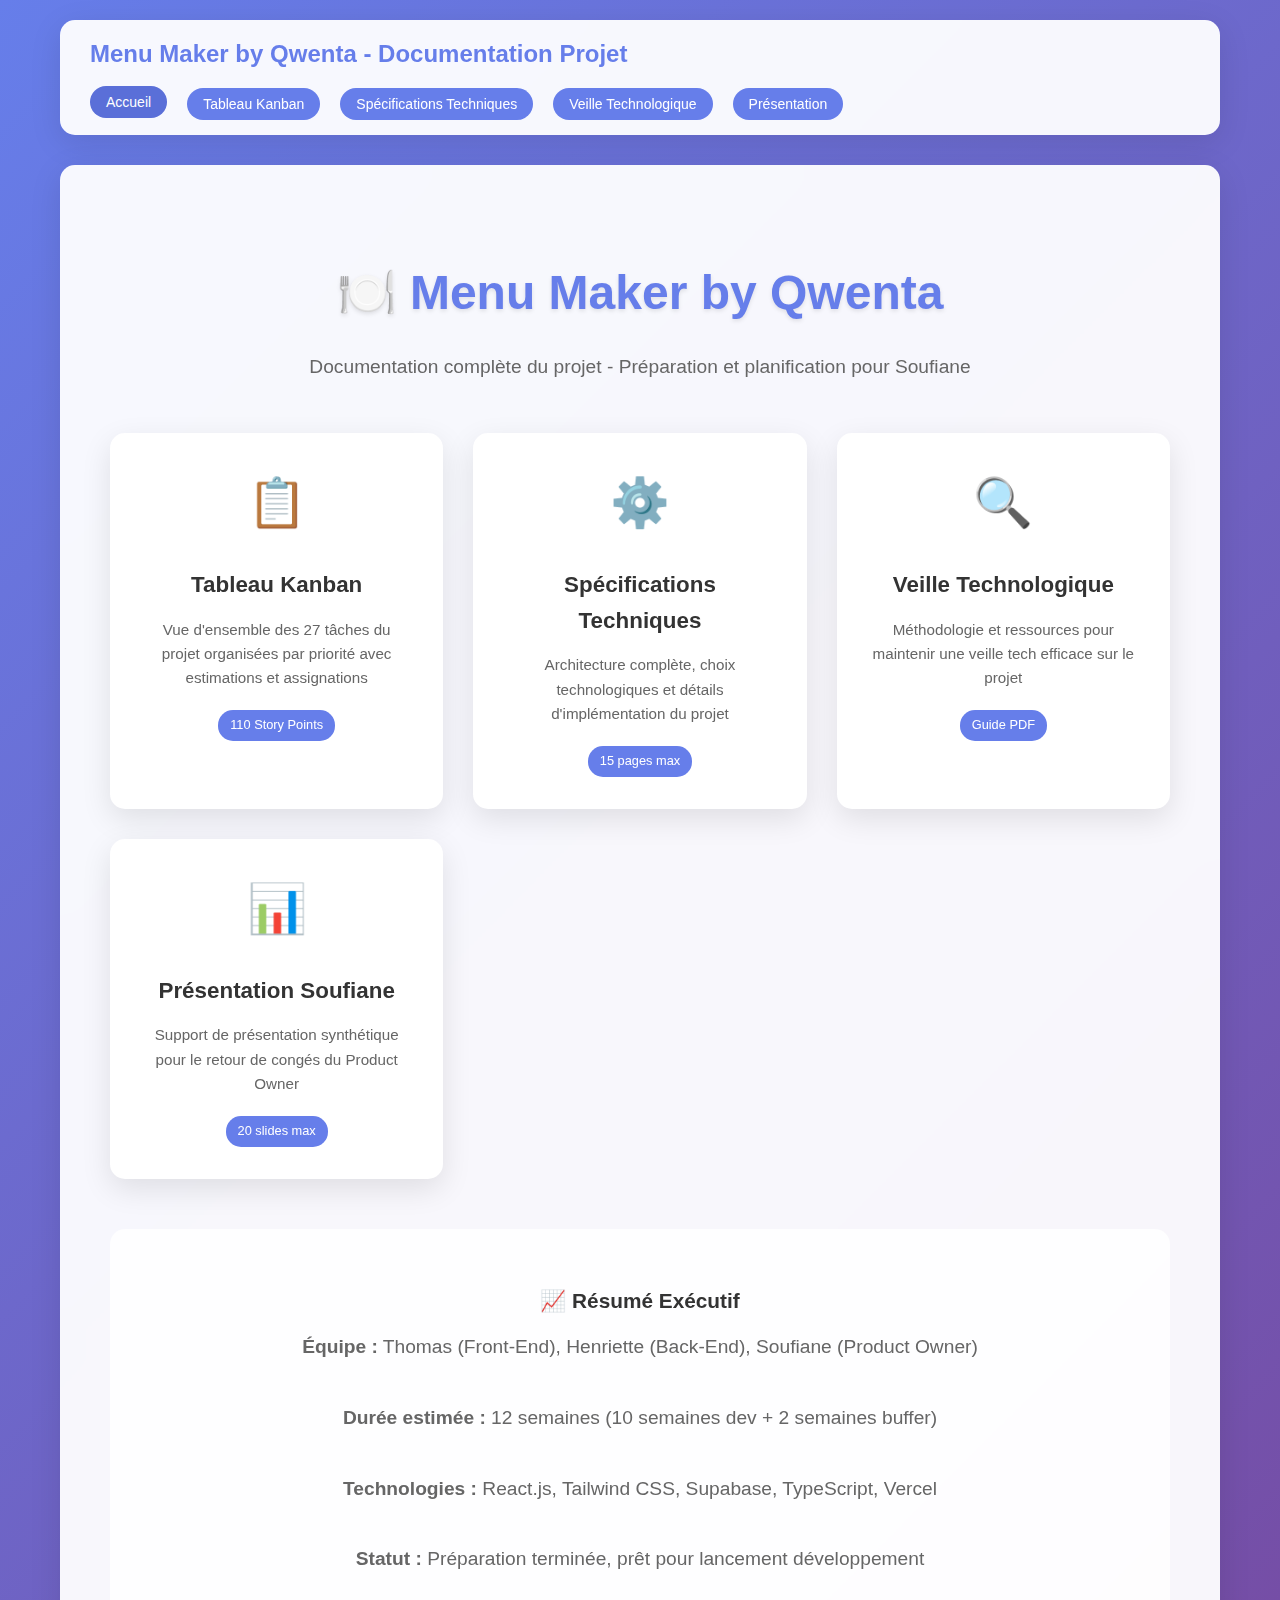
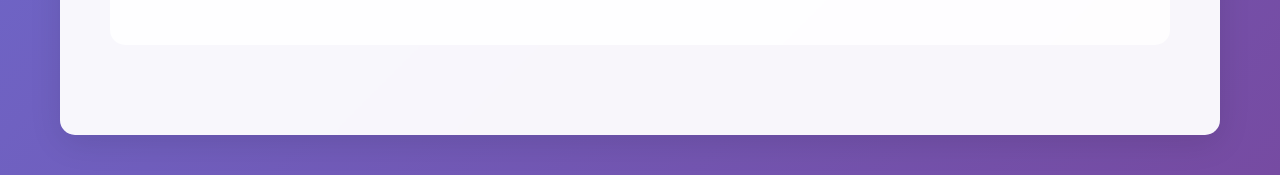
<file: index.html>
<!DOCTYPE html>
<html lang="fr">
<head>
    <meta charset="UTF-8">
    <meta name="viewport" content="width=device-width, initial-scale=1.0">
    <title>Menu Maker by Qwenta - Documentation Projet</title>
    <link rel="stylesheet" href="styles.css">
</head>
<body>
    <div class="container">
        <!-- Navigation -->
        <nav class="nav">
            <div class="nav-brand">Menu Maker by Qwenta - Documentation Projet</div>
            <div class="nav-links">
                <button class="nav-link active" data-section="home">Accueil</button>
                <button class="nav-link" data-section="kanban">Tableau Kanban</button>
                <button class="nav-link" data-section="specs">Spécifications Techniques</button>
                <button class="nav-link" data-section="veille">Veille Technologique</button>
                <button class="nav-link" data-section="presentation">Présentation</button>
            </div>
        </nav>

        <!-- Accueil -->
        <section id="home" class="section active">
            <div class="home-hero">
                <h1>🍽️ Menu Maker by Qwenta</h1>
                <p>Documentation complète du projet - Préparation et planification pour Soufiane</p>
                
                <div class="menu-grid">
                    <div class="menu-card" data-section="kanban">
                        <span class="menu-icon">📋</span>
                        <h3>Tableau Kanban</h3>
                        <p>Vue d'ensemble des 27 tâches du projet organisées par priorité avec estimations et assignations</p>
                        <span class="menu-badge">110 Story Points</span>
                    </div>
                    
                    <div class="menu-card" data-section="specs">
                        <span class="menu-icon">⚙️</span>
                        <h3>Spécifications Techniques</h3>
                        <p>Architecture complète, choix technologiques et détails d'implémentation du projet</p>
                        <span class="menu-badge">15 pages max</span>
                    </div>
                    
                    <div class="menu-card" data-section="veille">
                        <span class="menu-icon">🔍</span>
                        <h3>Veille Technologique</h3>
                        <p>Méthodologie et ressources pour maintenir une veille tech efficace sur le projet</p>
                        <span class="menu-badge">Guide PDF</span>
                    </div>
                    
                    <div class="menu-card" data-section="presentation">
                        <span class="menu-icon">📊</span>
                        <h3>Présentation Soufiane</h3>
                        <p>Support de présentation synthétique pour le retour de congés du Product Owner</p>
                        <span class="menu-badge">20 slides max</span>
                    </div>
                </div>
                
                <div class="executive-summary">
                    <h3>📈 Résumé Exécutif</h3>
                    <p><strong>Équipe :</strong> Thomas (Front-End), Henriette (Back-End), Soufiane (Product Owner)</p>
                    <p><strong>Durée estimée :</strong> 12 semaines (10 semaines dev + 2 semaines buffer)</p>
                    <p><strong>Technologies :</strong> React.js, Tailwind CSS, Supabase, TypeScript, Vercel</p>
                    <p><strong>Statut :</strong> Préparation terminée, prêt pour lancement développement</p>
                </div>
            </div>
        </section>

        <!-- Tableau Kanban -->
        <section id="kanban" class="section">
            <h2>📋 Tableau Kanban du Projet</h2>
            
            <div class="project-stats-kanban">
                <div class="stat-item-kanban">
                    <span class="stat-number-kanban">27</span>
                    <span>Tâches totales</span>
                </div>
                <div class="stat-item-kanban">
                    <span class="stat-number-kanban">110</span>
                    <span>Story Points</span>
                </div>
                <div class="stat-item-kanban">
                    <span class="stat-number-kanban">3</span>
                    <span>Équipe</span>
                </div>
                <div class="stat-item-kanban">
                    <span class="stat-number-kanban">12</span>
                    <span>Semaines estimées</span>
                </div>
            </div>

            <div class="filter-controls">
                <span>Filtrer par :</span>
                <button class="filter-btn active" onclick="filterCards('all')">Toutes</button>
                <button class="filter-btn" onclick="filterCards('p1')">P1</button>
                <button class="filter-btn" onclick="filterCards('p2')">P2</button>
                <button class="filter-btn" onclick="filterCards('p3')">P3</button>
                <button class="filter-btn" onclick="filterCards('front')">Front-End</button>
                <button class="filter-btn" onclick="filterCards('back')">Back-End</button>
            </div>

            <div class="kanban-board-full">
                <!-- Colonne À faire -->
                <div class="column-kanban">
                    <div class="column-header">
                        <div class="column-title">
                            📋 À faire
                        </div>
                        <div class="column-count">27</div>
                    </div>

                    <!-- Landing non connectée -->
                    <div class="card-kanban" data-priority="p1" data-type="front">
                        <div class="card-title-kanban">Landing non connectée</div>
                        <div class="card-meta">
                            <span class="story-points">5 pts</span>
                            <span class="assignee">Thomas</span>
                            <span class="epic">Landing</span>
                            <span class="priority p1">P1</span>
                        </div>
                        <div class="card-description">
                            Intégrer le design complet de la page d'accueil avec les 3 sections obligatoires selon les critères de succès de la user story
                        </div>
                        <div class="tech-stack">
                            <span class="tech-tag">React.js</span>
                            <span class="tech-tag">Tailwind CSS</span>
                            <span class="tech-tag">Supabase</span>
                        </div>
                    </div>

                    <!-- Modale de connexion -->
                    <div class="card-kanban" data-priority="p1" data-type="front">
                        <div class="card-title-kanban">Développer la modale de connexion</div>
                        <div class="card-meta">
                            <span class="story-points">5 pts</span>
                            <span class="assignee">Thomas</span>
                            <span class="epic">Connexion</span>
                            <span class="priority p1">P1</span>
                        </div>
                        <div class="card-description">
                            Créer la modale de connexion avec validation email et système d'authentification magique selon spécifications
                        </div>
                        <div class="tech-stack">
                            <span class="tech-tag">React Modal</span>
                            <span class="tech-tag">React Hook Form</span>
                            <span class="tech-tag">Supabase Auth</span>
                        </div>
                    </div>

                    <!-- Interface gestion des catégories -->
                    <div class="card-kanban" data-priority="p1" data-type="front">
                        <div class="card-title-kanban">Interface gestion des catégories de plats</div>
                        <div class="card-meta">
                            <span class="story-points">5 pts</span>
                            <span class="assignee">Thomas</span>
                            <span class="epic">Création de menu</span>
                            <span class="priority p1">P1</span>
                        </div>
                        <div class="card-description">
                            Développer l'interface pour créer et gérer les catégories de menu avec modale dédiée selon user story
                        </div>
                        <div class="tech-stack">
                            <span class="tech-tag">React.js</span>
                            <span class="tech-tag">React DnD</span>
                            <span class="tech-tag">Zustand</span>
                        </div>
                    </div>

                    <!-- Formulaire de création de plats -->
                    <div class="card-kanban" data-priority="p1" data-type="front">
                        <div class="card-title-kanban">Formulaire de création de plats</div>
                        <div class="card-meta">
                            <span class="story-points">8 pts</span>
                            <span class="assignee">Thomas</span>
                            <span class="epic">Création de menu</span>
                            <span class="priority p1">P1</span>
                        </div>
                        <div class="card-description">
                            Créer la modale complète pour saisir les plats d'une catégorie avec toutes les fonctionnalités requises
                        </div>
                        <div class="tech-stack">
                            <span class="tech-tag">React Hook Form</span>
                            <span class="tech-tag">Supabase Storage</span>
                            <span class="tech-tag">Zod</span>
                        </div>
                    </div>

                    <!-- Interface personnalisation design -->
                    <div class="card-kanban" data-priority="p1" data-type="front">
                        <div class="card-title-kanban">Interface personnalisation design menu</div>
                        <div class="card-meta">
                            <span class="story-points">8 pts</span>
                            <span class="assignee">Thomas</span>
                            <span class="epic">Création de menu</span>
                            <span class="priority p1">P1</span>
                        </div>
                        <div class="card-description">
                            Développer le panneau de personnalisation avec preview temps réel selon critères user story
                        </div>
                        <div class="tech-stack">
                            <span class="tech-tag">React.js</span>
                            <span class="tech-tag">Tailwind CSS</span>
                            <span class="tech-tag">CSS Variables</span>
                        </div>
                    </div>

                    <!-- Générateur d'export PDF -->
                    <div class="card-kanban" data-priority="p1" data-type="front">
                        <div class="card-title-kanban">Générateur d'export PDF</div>
                        <div class="card-meta">
                            <span class="story-points">8 pts</span>
                            <span class="assignee">Thomas</span>
                            <span class="epic">Création de menu</span>
                            <span class="priority p1">P1</span>
                        </div>
                        <div class="card-description">
                            Implémenter la génération PDF en un clic avec respect de la personnalisation utilisateur
                        </div>
                        <div class="tech-stack">
                            <span class="tech-tag">React-PDF</span>
                            <span class="tech-tag">Canvas API</span>
                        </div>
                    </div>

                    <!-- Interface gestion menus précédents -->
                    <div class="card-kanban" data-priority="p1" data-type="front">
                        <div class="card-title-kanban">Interface gestion menus précédents</div>
                        <div class="card-meta">
                            <span class="story-points">6 pts</span>
                            <span class="assignee">Thomas</span>
                            <span class="epic">Back Office</span>
                            <span class="priority p1">P1</span>
                        </div>
                        <div class="card-description">
                            Créer la page "Mes menus" avec toutes les fonctionnalités de gestion selon user story
                        </div>
                        <div class="tech-stack">
                            <span class="tech-tag">React Query</span>
                            <span class="tech-tag">React Router</span>
                        </div>
                    </div>

                    <!-- Système d'authentification par email -->
                    <div class="card-kanban" data-priority="p1" data-type="back">
                        <div class="card-title-kanban">Système d'authentification par email</div>
                        <div class="card-meta">
                            <span class="story-points">6 pts</span>
                            <span class="assignee">Henriette</span>
                            <span class="epic">Connexion</span>
                            <span class="priority p1">P1</span>
                        </div>
                        <div class="card-description">
                            Implémenter le système d'authentification automatique par email magique selon spécifications
                        </div>
                        <div class="tech-stack">
                            <span class="tech-tag">TypeScript</span>
                            <span class="tech-tag">Supabase Auth</span>
                            <span class="tech-tag">JWT</span>
                        </div>
                    </div>

                    <!-- API création et stockage des plats -->
                    <div class="card-kanban" data-priority="p1" data-type="back">
                        <div class="card-title-kanban">API création et stockage des plats</div>
                        <div class="card-meta">
                            <span class="story-points">6 pts</span>
                            <span class="assignee">Henriette</span>
                            <span class="epic">Création de menu</span>
                            <span class="priority p1">P1</span>
                        </div>
                        <div class="card-description">
                            Implémenter l'API complète pour gestion plats avec stockage optimisé des images
                        </div>
                        <div class="tech-stack">
                            <span class="tech-tag">PostgreSQL</span>
                            <span class="tech-tag">Supabase Storage</span>
                            <span class="tech-tag">TypeScript</span>
                        </div>
                    </div>

                    <!-- API préférences de personnalisation -->
                    <div class="card-kanban" data-priority="p1" data-type="back">
                        <div class="card-title-kanban">API préférences de personnalisation</div>
                        <div class="card-meta">
                            <span class="story-points">3 pts</span>
                            <span class="assignee">Henriette</span>
                            <span class="epic">Création de menu</span>
                            <span class="priority p1">P1</span>
                        </div>
                        <div class="card-description">
                            Créer l'API pour sauvegarde et récupération préférences design par utilisateur
                        </div>
                        <div class="tech-stack">
                            <span class="tech-tag">PostgreSQL JSON</span>
                            <span class="tech-tag">Row Level Security</span>
                        </div>
                    </div>

                    <!-- Intégration back-office impression -->
                    <div class="card-kanban" data-priority="p1" data-type="back">
                        <div class="card-title-kanban">Intégration back-office impression Qwenta</div>
                        <div class="card-meta">
                            <span class="story-points">5 pts</span>
                            <span class="assignee">Henriette</span>
                            <span class="epic">Back Office</span>
                            <span class="priority p1">P1</span>
                        </div>
                        <div class="card-description">
                            Développer l'intégration avec le back-office Qwenta pour commandes d'impression
                        </div>
                        <div class="tech-stack">
                            <span class="tech-tag">Node.js</span>
                            <span class="tech-tag">APIs externes</span>
                            <span class="tech-tag">HTTPS</span>
                        </div>
                    </div>

                    <!-- API historique et gestion des menus -->
                    <div class="card-kanban" data-priority="p1" data-type="back">
                        <div class="card-title-kanban">API historique et gestion des menus</div>
                        <div class="card-meta">
                            <span class="story-points">4 pts</span>
                            <span class="assignee">Henriette</span>
                            <span class="epic">Back Office</span>
                            <span class="priority p1">P1</span>
                        </div>
                        <div class="card-description">
                            Créer l'API complète pour gestion historique avec métadonnées et actions CRUD
                        </div>
                        <div class="tech-stack">
                            <span class="tech-tag">PostgreSQL</span>
                            <span class="tech-tag">Supabase</span>
                            <span class="tech-tag">Pagination</span>
                        </div>
                    </div>

                    <!-- Interface mentions légales -->
                    <div class="card-kanban" data-priority="p2" data-type="front">
                        <div class="card-title-kanban">Interface mentions légales et footer</div>
                        <div class="card-meta">
                            <span class="story-points">3 pts</span>
                            <span class="assignee">Thomas</span>
                            <span class="epic">Landing</span>
                            <span class="priority p2">P2</span>
                        </div>
                        <div class="card-description">
                            Implémenter la modale mentions légales accessible depuis toutes les pages
                        </div>
                        <div class="tech-stack">
                            <span class="tech-tag">React Modal</span>
                            <span class="tech-tag">Layout global</span>
                        </div>
                    </div>

                    <!-- Dashboard principal -->
                    <div class="card-kanban" data-priority="p2" data-type="front">
                        <div class="card-title-kanban">Dashboard principal avec articles blog</div>
                        <div class="card-meta">
                            <span class="story-points">6 pts</span>
                            <span class="assignee">Thomas</span>
                            <span class="epic">Dashboard</span>
                            <span class="priority p2">P2</span>
                        </div>
                        <div class="card-description">
                            Créer le dashboard principal regroupant toutes les actions et articles blog Qwenta
                        </div>
                        <div class="tech-stack">
                            <span class="tech-tag">React Query</span>
                            <span class="tech-tag">API blog Qwenta</span>
                        </div>
                    </div>

                    <!-- Interface page tarifs -->
                    <div class="card-kanban" data-priority="p2" data-type="front">
                        <div class="card-title-kanban">Interface page tarifs</div>
                        <div class="card-meta">
                            <span class="story-points">1 pts</span>
                            <span class="assignee">Thomas</span>
                            <span class="epic">Landing</span>
                            <span class="priority p2">P2</span>
                        </div>
                        <div class="card-description">
                            Implémenter l'onglet Tarifs avec redirection vers la page Qwenta dédiée MenuMaker
                        </div>
                        <div class="tech-stack">
                            <span class="tech-tag">React Router</span>
                            <span class="tech-tag">target="_blank"</span>
                        </div>
                    </div>

                    <!-- Interface de déconnexion -->
                    <div class="card-kanban" data-priority="p2" data-type="front">
                        <div class="card-title-kanban">Interface de déconnexion globale</div>
                        <div class="card-meta">
                            <span class="story-points">2 pts</span>
                            <span class="assignee">Thomas</span>
                            <span class="epic">Connexion</span>
                            <span class="priority p2">P2</span>
                        </div>
                        <div class="card-description">
                            Implémenter la possibilité de déconnexion depuis n'importe quelle page connectée
                        </div>
                        <div class="tech-stack">
                            <span class="tech-tag">Zustand</span>
                            <span class="tech-tag">Supabase Auth</span>
                        </div>
                    </div>

                    <!-- Interface gestion informations utilisateur -->
                    <div class="card-kanban" data-priority="p2" data-type="front">
                        <div class="card-title-kanban">Interface gestion informations utilisateur</div>
                        <div class="card-meta">
                            <span class="story-points">4 pts</span>
                            <span class="assignee">Thomas</span>
                            <span class="epic">Profil utilisateur</span>
                            <span class="priority p2">P2</span>
                        </div>
                        <div class="card-description">
                            Créer l'interface de gestion du profil utilisateur avec emails multiples
                        </div>
                        <div class="tech-stack">
                            <span class="tech-tag">React Hook Form</span>
                            <span class="tech-tag">Zod</span>
                        </div>
                    </div>

                    <!-- API intégration Deliveroo -->
                    <div class="card-kanban" data-priority="p2" data-type="back">
                        <div class="card-title-kanban">API intégration Deliveroo</div>
                        <div class="card-meta">
                            <span class="story-points">8 pts</span>
                            <span class="assignee">Henriette</span>
                            <span class="epic">Création de menu</span>
                            <span class="priority p2">P2</span>
                        </div>
                        <div class="card-description">
                            Développer l'intégration complète avec l'API Deliveroo Partner pour diffusion menus
                        </div>
                        <div class="tech-stack">
                            <span class="tech-tag">Node.js</span>
                            <span class="tech-tag">API Deliveroo Partner</span>
                            <span class="tech-tag">OAuth</span>
                        </div>
                    </div>

                    <!-- API génération images Instagram -->
                    <div class="card-kanban" data-priority="p2" data-type="back">
                        <div class="card-title-kanban">API génération images Instagram</div>
                        <div class="card-meta">
                            <span class="story-points">6 pts</span>
                            <span class="assignee">Henriette</span>
                            <span class="epic">Création de menu</span>
                            <span class="priority p2">P2</span>
                        </div>
                        <div class="card-description">
                            Créer le système de génération automatique d'images format Instagram
                        </div>
                        <div class="tech-stack">
                            <span class="tech-tag">Node.js</span>
                            <span class="tech-tag">Canvas/Sharp</span>
                            <span class="tech-tag">Instagram API</span>
                        </div>
                    </div>

                    <!-- Gestion emails multiples -->
                    <div class="card-kanban" data-priority="p2" data-type="back">
                        <div class="card-title-kanban">Gestion emails multiples utilisateur</div>
                        <div class="card-meta">
                            <span class="story-points">4 pts</span>
                            <span class="assignee">Henriette</span>
                            <span class="epic">Profil utilisateur</span>
                            <span class="priority p2">P2</span>
                        </div>
                        <div class="card-description">
                            Développer le système de gestion emails multiples par compte utilisateur
                        </div>
                        <div class="tech-stack">
                            <span class="tech-tag">PostgreSQL</span>
                            <span class="tech-tag">Supabase Auth étendu</span>
                        </div>
                    </div>

                    <!-- Déconnexion et gestion sessions -->
                    <div class="card-kanban" data-priority="p2" data-type="back">
                        <div class="card-title-kanban">Déconnexion et gestion sessions</div>
                        <div class="card-meta">
                            <span class="story-points">2 pts</span>
                            <span class="assignee">Henriette</span>
                            <span class="epic">Connexion</span>
                            <span class="priority p2">P2</span>
                        </div>
                        <div class="card-description">
                            Gérer la déconnexion sécurisée et invalidation des sessions utilisateur
                        </div>
                        <div class="tech-stack">
                            <span class="tech-tag">JWT blacklisting</span>
                            <span class="tech-tag">Session management</span>
                        </div>
                    </div>

                    <!-- Configuration infrastructure -->
                    <div class="card-kanban" data-priority="p2" data-type="devops">
                        <div class="card-title-kanban">Configuration infrastructure et déploiement</div>
                        <div class="card-meta">
                            <span class="story-points">3 pts</span>
                            <span class="assignee">Thomas + Henriette</span>
                            <span class="epic">Infrastructure</span>
                            <span class="priority p2">P2</span>
                        </div>
                        <div class="card-description">
                            Configurer l'infrastructure complète selon préconisations du document technique
                        </div>
                        <div class="tech-stack">
                            <span class="tech-tag">Vercel</span>
                            <span class="tech-tag">Supabase</span>
                            <span class="tech-tag">GitHub Actions</span>
                        </div>
                    </div>

                    <!-- Interface branding restaurateur -->
                    <div class="card-kanban" data-priority="p3" data-type="front">
                        <div class="card-title-kanban">Interface branding restaurateur</div>
                        <div class="card-meta">
                            <span class="story-points">5 pts</span>
                            <span class="assignee">Thomas</span>
                            <span class="epic">Branding</span>
                            <span class="priority p3">P3</span>
                        </div>
                        <div class="card-description">
                            Créer l'interface complète de personnalisation de l'identité visuelle du restaurant
                        </div>
                        <div class="tech-stack">
                            <span class="tech-tag">Color picker</span>
                            <span class="tech-tag">CSS variables</span>
                        </div>
                    </div>

                    <!-- Gestion branding restaurant -->
                    <div class="card-kanban" data-priority="p3" data-type="back">
                        <div class="card-title-kanban">Gestion branding restaurant</div>
                        <div class="card-meta">
                            <span class="story-points">3 pts</span>
                            <span class="assignee">Henriette</span>
                            <span class="epic">Branding</span>
                            <span class="priority p3">P3</span>
                        </div>
                        <div class="card-description">
                            Développer l'API de stockage et gestion de l'identité visuelle par restaurant
                        </div>
                        <div class="tech-stack">
                            <span class="tech-tag">PostgreSQL</span>
                            <span class="tech-tag">JSON fields</span>
                        </div>
                    </div>

                    <!-- Tests et validation finale -->
                    <div class="card-kanban" data-priority="p3" data-type="po">
                        <div class="card-title-kanban">Tests et validation finale projet</div>
                        <div class="card-meta">
                            <span class="story-points">5 pts</span>
                            <span class="assignee">Soufiane</span>
                            <span class="epic">Validation</span>
                            <span class="priority p3">P3</span>
                        </div>
                        <div class="card-description">
                            Validation complète de tous les workflows utilisateur selon critères d'évaluation
                        </div>
                        <div class="tech-stack">
                            <span class="tech-tag">Tests fonctionnels</span>
                            <span class="tech-tag">Tests d'acceptation</span>
                        </div>
                    </div>
                </div>
            </div>

            <div class="summary-section">
                <h3 style="text-align: center; margin-bottom: 20px;">📊 Résumé du Projet</h3>
                
                <div class="summary-grid">
                    <div class="summary-item">
                        <h4>Thomas (Front-End)</h4>
                        <div style="font-size: 1.5rem; font-weight: bold; color: #2196F3;">68 pts</div>
                        <div>15 tâches</div>
                    </div>
                    
                    <div class="summary-item">
                        <h4>Henriette (Back-End)</h4>
                        <div style="font-size: 1.5rem; font-weight: bold; color: #4CAF50;">43 pts</div>
                        <div>10 tâches</div>
                    </div>
                    
                    <div class="summary-item">
                        <h4>Collaboration</h4>
                        <div style="font-size: 1.5rem; font-weight: bold; color: #FF9800;">3 pts</div>
                        <div>1 tâche DevOps</div>
                    </div>
                    
                    <div class="summary-item">
                        <h4>Product Owner</h4>
                        <div style="font-size: 1.5rem; font-weight: bold; color: #9C27B0;">5 pts</div>
                        <div>1 tâche validation</div>
                    </div>
                </div>

                <div class="estimation-global">
                    <h4>🎯 Estimation Globale</h4>
                    <p><strong>12 semaines</strong> (3 mois) incluant 10 semaines de développement + 2 semaines de buffer</p>
                </div>
            </div>
        </section>

        <!-- Spécifications Techniques -->
        <section id="specs" class="section">
            <h2>⚙️ Spécifications Techniques</h2>
            <p class="doc-metadata"><strong>Version 1.0</strong> - Thomas Sifferlé - 08/09/25 - Approuvé par Soufiane</p>

            <h3>I. Choix technologiques</h3>
            <p><strong>État des lieux des besoins fonctionnels et de leurs solutions techniques :</strong></p>
            
            <div class="tech-requirements-table">
                <table class="tech-table">
                    <thead>
                        <tr>
                            <th>Besoin</th>
                            <th>Contraintes</th>
                            <th>Solution</th>
                            <th>Description de la solution</th>
                            <th>Justification (2 arguments)</th>
                        </tr>
                    </thead>
                    <tbody>
                        <tr>
                            <td>Interface utilisateur dynamique</td>
                            <td>Interface moderne et réactive<br>Compatible avec les maquettes Figma<br>Gestion d'état complexe</td>
                            <td>React.js + Tailwind CSS</td>
                            <td>Framework JavaScript pour créer des interfaces utilisateur composants, couplé à un framework CSS utility-first pour un design cohérent et responsive.</td>
                            <td>1) React est imposé par les spécifications et offre une excellente réactivité pour les interfaces dynamiques<br>2) Tailwind CSS assure une cohérence visuelle et accélère le développement avec ses classes utilitaires.</td>
                        </tr>
                        <tr>
                            <td>Drag & Drop des éléments de menu</td>
                            <td>- Réorganisation intuitive des plats<br>- Expérience utilisateur fluide<br>- Compatible React</td>
                            <td>@hello-pangea/dnd</td>
                            <td>Bibliothèque React spécialisée dans les interactions drag-and-drop avec gestion des états et animations.</td>
                            <td>1) Bibliothèque mature et performante, parfaitement intégrée à l'écosystème React.<br>2) Gestion native des états de glisser-déposer et excellente accessibilité.</td>
                        </tr>
                        <tr>
                            <td>Gestion des formulaires</td>
                            <td>- Validation en temps réel<br>- Performance optimisée<br>- UX fluide</td>
                            <td>React Hook Form + Zod</td>
                            <td>React Hook Form pour la gestion performante des formulaires, Zod pour la validation des schémas de données.</td>
                            <td>1) React Hook Form minimise les re-rendus et améliore les performances.<br>2) Zod assure une validation TypeScript-native cohérente frontend/backend.</td>
                        </tr>
                        <tr>
                            <td>Gestion d'état global</td>
                            <td>- État partagé entre composants<br>- Gestion du cache API<br>- Synchronisation données</td>
                            <td>React Query + Zustand</td>
                            <td>React Query pour la gestion du cache et synchronisation serveur, Zustand pour l'état local global simple.</td>
                            <td>1) React Query optimise automatiquement les requêtes et gère le cache intelligemment.<br>2) Zustand offre une API simple sans boilerplate pour l'état global.</td>
                        </tr>
                        <tr>
                            <td>Authentification utilisateur</td>
                            <td>- Sécurité robuste<br>- Gestion des sessions<br>- Magic Link – email only</td>
                            <td>Supabase Auth</td>
                            <td>Service d'authentification complet avec gestion des sessions, OAuth, et sécurité intégrée.</td>
                            <td>1) Solution clé en main avec toutes les fonctionnalités d'auth (signup, login, reset, etc.).<br>2) Sécurité enterprise-grade avec JWT et sessions automatiques.</td>
                        </tr>
                        <tr>
                            <td>Base de données</td>
                            <td>- Relationnel pour menus/plats<br>- Performances optimales<br>- Sécurité avancée</td>
                            <td>PostgreSQL via Supabase</td>
                            <td>Base de données relationnelle hébergée avec Row Level Security et API REST auto-générée.</td>
                            <td>1) PostgreSQL est performant pour les données relationnelles complexes (menus → catégories → plats).<br>2) Supabase génère automatiquement une API REST sécurisée avec RLS.</td>
                        </tr>
                        <tr>
                            <td>Stockage des fichiers</td>
                            <td>- Upload logos restaurants<br>- Images de plats<br>- Sécurité uploads</td>
                            <td>Supabase Storage</td>
                            <td>Service de stockage avec validation MIME, redimensionnement automatique et CDN intégré.</td>
                            <td>1) Intégration native avec l'authentification Supabase (sécurité par utilisateur).<br>2) Validation automatique des types de fichiers et optimisation images.</td>
                        </tr>
                        <tr>
                            <td>Génération PDF</td>
                            <td>- Export haute qualité<br>- Personnalisation design<br>- Performance</td>
                            <td>React-PDF</td>
                            <td>Bibliothèque React pour générer des PDFs programmatiquement avec contrôle total du layout.</td>
                            <td>1) Rendu cohérent avec l'interface React, même logique de composants.<br>2) Contrôle précis de la mise en page pour respecter le design des menus</td>
                        </tr>
                        <tr>
                            <td>Intégrations externes Diffusion des menus et export</td>
                            <td>- Paiement sécurisé<br>- Partage Instagram<br>- Export Deliveroo</td>
                            <td>Stripe + Instagram API + Deliveroo API</td>
                            <td>- Stripe pour les paiements d'impression<br>- Instagram Basic Display API pour le partage<br>- API Deliveroo Partner</td>
                            <td>1) Stripe est la référence pour les paiements en ligne avec excellente UX.<br>2) APIs officielles pour garantir la compatibilité long terme.</td>
                        </tr>
                        <tr>
                            <td>Hébergement frontend</td>
                            <td>- Déploiement automatique<br>- Performance globale<br>- Domaine custom</td>
                            <td>Vercel</td>
                            <td>Plateforme d'hébergement optimisée pour React avec CI/CD automatique et CDN mondial.</td>
                            <td>1) Intégration native avec React et GitHub pour déploiements automatiques.<br>2) CDN global et optimisations automatiques (lazy loading, compression).</td>
                        </tr>
                    </tbody>
                </table>
            </div>

            <h3>II. Liens avec le back-end</h3>
            <div class="spec-section">
                <h4>Langage serveur</h4>
                <p><strong>Supabase (PostgreSQL + Edge Functions)</strong></p>
                <ul>
                    <li>Backend-as-a-Service avec PostgreSQL comme base de données</li>
                    <li>Edge Functions en TypeScript pour la logique métier complexe</li>
                    <li>API REST auto-générée avec authentification intégrée</li>
                </ul>

                <h4>API choisie</h4>
                <p><strong>API REST Supabase + APIs externes</strong></p>
                <ul>
                    <li>API REST automatique générée par Supabase à partir du schéma PostgreSQL</li>
                    <li>APIs externes : Stripe (paiements), Instagram (partage), Deliveroo (export)</li>
                    <li>Real-time subscriptions pour les mises à jour en temps réel</li>
                </ul>

                <h4>Base de données</h4>
                <p><strong>PostgreSQL (via Supabase)</strong></p>
                <ul>
                    <li>Base relationnelle pour gérer les relations complexes (restaurants → menus → catégories → plats)</li>
                    <li>Row Level Security (RLS) pour la sécurité au niveau utilisateur</li>
                    <li>Performances optimisées avec indexation automatique</li>
                </ul>
            </div>

            <h3>III. Préconisations concernant le domaine et l'hébergement</h3>
            <div class="spec-section">
                <h4>Nom de domaine</h4>
                <ul>
                    <li><strong>menu.qwenta.fr</strong> (sous-domaine Qwenta)</li>
                    <li>Cohérence avec l'écosystème Qwenta</li>
                    <li>SSL automatique via Vercel</li>
                </ul>

                <h4>Hébergement</h4>
                <ul>
                    <li><strong>Frontend</strong> : Vercel (CDN mondial, déploiements automatiques)</li>
                    <li><strong>Backend/DB</strong> : Supabase (infrastructure européenne RGPD-compliant)</li>
                    <li><strong>CDN</strong> : Intégré Vercel + Supabase pour optimisations globales</li>
                </ul>

                <h4>Adresses e-mail</h4>
                <ul>
                    <li><strong>Notifications</strong> : Via Supabase Auth (reset password, confirmations)</li>
                    <li><strong>Support</strong> : Intégration possible avec le système e-mail Qwenta</li>
                </ul>
            </div>

            <h3>IV. Accessibilité</h3>
            <div class="spec-section">
                <h4>Compatibilité navigateur</h4>
                <ul>
                    <li><strong>Chrome</strong> : Dernières 2 versions</li>
                    <li><strong>Safari</strong> : Dernières 2 versions</li>
                    <li><strong>Firefox</strong> : Dernières 2 versions</li>
                    <li>Support JavaScript ES2020+ requis</li>
                </ul>

                <h4>Types d'appareils</h4>
                <ul>
                    <li><strong>Desktop uniquement</strong> (selon spécifications)</li>
                    <li>Résolution minimum : 1280×720px</li>
                    <li>Navigation clavier complète</li>
                    <li>Compatible lecteurs d'écran (ARIA labels)</li>
                </ul>
            </div>

            <h3>V. Recommandations en termes de sécurité</h3>
            <div class="spec-section">
                <h4>Sécurité des accès</h4>
                <ul>
                    <li><strong>Authentification</strong> : JWT via Supabase Auth avec refresh tokens</li>
                    <li><strong>Sessions</strong> : Expiration automatique et renouvellement sécurisé</li>
                    <li><strong>HTTPS</strong> : Obligatoire sur toutes les communications</li>
                </ul>

                <h4>Sécurité des données</h4>
                <ul>
                    <li><strong>Validation</strong> : Zod pour validation frontend/backend cohérente</li>
                    <li><strong>RLS</strong> : Row Level Security PostgreSQL pour isolation des données</li>
                    <li><strong>Upload</strong> : Validation MIME types et taille des fichiers</li>
                </ul>

                <h4>Protection RGPD</h4>
                <ul>
                    <li><strong>Consentement</strong> : Gestion des cookies via Vercel Analytics</li>
                    <li><strong>Données</strong> : Hébergement EU (Supabase région européenne)</li>
                    <li><strong>Suppression</strong> : Outils Supabase pour right-to-be-forgotten</li>
                </ul>
            </div>

            <h3>VI. Maintenance du site et futures mises à jour</h3>
            <div class="spec-section">
                <h4>Stratégie de maintenance</h4>
                <ul>
                    <li><strong>Monitoring</strong> : Supabase Dashboard pour surveillance temps réel</li>
                    <li><strong>Logs</strong> : Centralisés via Vercel Analytics et Supabase</li>
                    <li><strong>Backups</strong> : Automatiques via Supabase (point-in-time recovery)</li>
                </ul>

                <h4>Mises à jour et évolutions</h4>
                <ul>
                    <li><strong>CI/CD</strong> : GitHub Actions pour tests automatiques + déploiement Vercel</li>
                    <li><strong>Versioning</strong> : Git flow avec branches de feature et review code</li>
                    <li><strong>Rollback</strong> : Rollback instantané via Vercel Dashboard</li>
                </ul>

                <h4>Montée en charge</h4>
                <ul>
                    <li><strong>Auto-scaling</strong> : Automatique via Supabase et Vercel</li>
                    <li><strong>Cache</strong> : React Query côté client + CDN Vercel</li>
                    <li><strong>Optimisations</strong> : Code splitting React + lazy loading automatique</li>
                </ul>
            </div>
        </section>

        <!-- Veille Technologique -->
        <section id="veille" class="section">
            <h2>🔍 Présentation de l'outil de veille technique - WAKELET</h2>
            
            <div class="wakelet-header">
                <img src="/img/wakelet-hero.jpg" alt="Menu Maker By Qwenta - Présentation Wakelet" class="wakelet-hero-image">
                <p class="wakelet-subtitle">Menu Maker By Qwenta - Présentation de l'outil de veille technique <strong>WAKELET</strong></p>
            </div>

            <h3>Pourquoi faire une veille technique ?</h3>
            
            <div class="why-veille-grid">
                <div class="why-card">
                    <div class="why-number">1</div>
                    <h4>Suivre l'évolution rapide des technologies</h4>
                    <p>Le web évolue constamment : <strong>nouveaux frameworks</strong>, mises à jour de librairies, bonnes pratiques qui changent. La veille permet de rester à jour et d'éviter d'utiliser des solutions obsolètes.</p>
                </div>
                
                <div class="why-card">
                    <div class="why-number">2</div>
                    <h4>Améliorer la qualité et la pertinence de ses projets</h4>
                    <p>En découvrant régulièrement de <strong>nouveaux outils</strong>, approches ou retours d'expérience, on peut optimiser son code, renforcer l'accessibilité, la performance et la sécurité de ses applications.</p>
                </div>
                
                <div class="why-card">
                    <div class="why-number">3</div>
                    <h4>Prévenir les risques de sécurité et de maintenance</h4>
                    <p>Une veille partagée détecte tôt les <strong>vulnérabilités</strong> (zero-day) ou les librairies abandonnées, ce qui permet d'appliquer des correctifs, de restreindre les déploiements ou de planifier une migration avant qu'un incident coûteux n'arrive.</p>
                </div>
            </div>

            <h3>Choix de l'outil de veille</h3>
            
            <div class="wakelet-choice-section">
                <div class="wakelet-logo-section">
                    <img src="/img/wakelet-logo.png" alt="Logo Wakelet" class="wakelet-logo">
                    <h4>Wakelet</h4>
                </div>
                
                <div class="wakelet-advantages">
                    <div class="advantage-item">
                        <strong>Sélectivité et pertinence des contenus :</strong> contrairement à un agrégateur RSS brut comme Feedly qui oblige à trier beaucoup de bruit, Wakelet me permet de rassembler uniquement des ressources que j'ai jugées utiles pour ma stack (documentation officielle, tutoriels, articles ciblés). Cela garantit que ma veille est directement exploitable pour mes projets.
                    </div>
                    
                    <div class="advantage-item">
                        <strong>Centralisation multi-sources :</strong> Wakelet me sert de hub unique où je regroupe plusieurs formats et canaux (articles, docs, vidéos, RSS). Pour compléter, j'y ai intégré une colonne RSS personnalisée (via Reddit.rss et Rss.app), ce qui combine la flexibilité des flux automatisés avec la curation manuelle.<br>
                        <strong>Résultat :</strong> une veille à la fois organisée et complète.
                    </div>
                </div>
                
                <div class="wakelet-links">
                    <div class="wakelet-link-item">
                        <strong>Liens vers la veille ressources de dev :</strong><br>
                        <a href="https://wakelet.com/wake/gfUWsJhx__7de1gSmU-CM" target="_blank">https://wakelet.com/wake/gfUWsJhx__7de1gSmU-CM</a>
                    </div>
                    
                    <div class="wakelet-link-item">
                        <strong>Lien vers la veille développement web général :</strong><br>
                        <a href="https://wakelet.com/wake/vp9NOkwrXayMADkxdA7sx" target="_blank">https://wakelet.com/wake/vp9NOkwrXayMADkxdA7sx</a>
                    </div>
                </div>
            </div>

            <h3>Choix des ressources</h3>
            
            <div class="resources-section">
                <h4>1. Ressources de développement (stack technique)</h4>
                
                <div class="resource-subsection">
                    <h5>Carte mentale</h5>
                    <img src="/img/carte-mentale-stack.png" alt="Carte mentale ressources stack technique" class="resource-image">
                    
                    <h5>Exemples</h5>
                    <img src="/img/exemples-stack.png" alt="Exemples ressources stack technique" class="resource-image">
                </div>

                <h4>2. Ressources de développement web général (veille globale)</h4>
                
                <div class="resource-subsection">
                    <h5>Carte mentale</h5>
                    <img src="/img/carte-mentale-generale.png" alt="Carte mentale développement web général" class="resource-image">
                    
                    <h5>Exemples</h5>
                    <img src="/img/exemples-generale.png" alt="Exemples développement web général" class="resource-image">
                </div>
            </div>

            <h3>Flux RSS automatisés intégrés</h3>
            
            <div class="rss-section">
                <div class="rss-summary">
                    <div class="rss-item">
                        <strong>Flux Reddit multi-subreddit personnalisé :</strong>
                        <ul>
                            <li>8 communautés techniques ciblées Menu Maker</li>
                            <li>webdev, reactjs, node, stripe, tailwindcss, supabase, vercel, react</li>
                            <li>Discussions et solutions en temps réel</li>
                        </ul>
                    </div>
                    
                    <div class="rss-item">
                        <strong>Sites transformés via RSS.app :</strong>
                        <ul>
                            <li>Blogs officiels sans flux RSS natif</li>
                            <li>Actualités techniques automatisées</li>
                            <li>Mises à jour des technologies du projet</li>
                        </ul>
                    </div>
                    
                    <div class="rss-item">
                        <strong>Approche hybride :</strong>
                        <ul>
                            <li>Curation manuelle = sélectivité et pertinence</li>
                            <li>Flux automatisés = réactivité et actualités</li>
                            <li>Combinaison optimale sans surcharge</li>
                        </ul>
                    </div>
                    
                    <div class="rss-item">
                        <strong>Résultat :</strong>
                        <ul>
                            <li>90 ressources totales</li>
                            <li>Veille organisée ET dynamique</li>
                            <li>Couverture complète du stack technique</li>
                        </ul>
                    </div>
                </div>
            </div>

            <h3>Utilisations et Avantages</h3>
            
            <div class="utilisation-section">
                <img src="/img/utilisations-schema.png" alt="Schéma utilisations et avantages" class="utilisation-schema">
                
                <h4>Utilisation en entreprise :</h4>
                
                <div class="enterprise-usage">
                    <div class="usage-item">
                        <span class="usage-number">1.</span>
                        <div class="usage-content">
                            <strong>Outil de centralisation :</strong><br>
                            Créer un hub de documentation qui centralise à la fois les ressources techniques et les supports pédagogiques, permettant à l'équipe d'avoir la même base de connaissances et d'être alertée simultanément lors d'un changement important.
                        </div>
                    </div>
                    
                    <div class="usage-item">
                        <span class="usage-number">2.</span>
                        <div class="usage-content">
                            <strong>Outil collaboratif :</strong><br>
                            Permettre à chaque membre d'apporter sa contribution à la veille commune, renforçant l'esprit d'équipe et créant une dynamique positive de partage des connaissances entre développeurs.
                        </div>
                    </div>
                    
                    <div class="usage-item">
                        <span class="usage-number">3.</span>
                        <div class="usage-content">
                            <strong>Outil de sécurité et planification :</strong><br>
                            Détecter rapidement les bibliothèques abandonnées ou les failles de sécurité critiques grâce à une surveillance quotidienne de quelques minutes, permettant de réagir à temps en planifiant les migrations ou corrections nécessaires.
                        </div>
                    </div>
                </div>
            </div>

            <h3>Annexes : Export - Fichiers pdf complets</h3>
            
            <div class="annexes-section">
                <a href="https://drive.google.com/file/d/184zUAB1zntp8H5man6rv2qy5tYnaiU3y/view?usp=sharing" target="_blank" class="annexe-item annexe-link">
                    <img src="/img/pdf-export-1.png" alt="Export PDF Menu Maker #1" class="pdf-preview">
                    <div class="annexe-content">
                        <div class="annexe-header">
                            <img src="/img/google-docs-icon.png" alt="Google Docs" class="docs-icon">
                            <span class="docs-label">Google Docs</span>
                        </div>
                        <h5>MENU MAKER #1.pdf</h5>
                        <p>Export en pdf de la veille – Menu Maker #1 – Ressources de dev</p>
                        <div class="click-indicator">📄 Cliquer pour ouvrir le PDF</div>
                    </div>
                </a>
                
                <a href="https://drive.google.com/file/d/1vwrYameJmMPrefWLMGEhQ6tE5zkCUeAj/view?usp=sharing" target="_blank" class="annexe-item annexe-link">
                    <img src="/img/pdf-export-2.png" alt="Export PDF Menu Maker #2" class="pdf-preview">
                    <div class="annexe-content">
                        <div class="annexe-header">
                            <img src="/img/google-docs-icon.png" alt="Google Docs" class="docs-icon">
                            <span class="docs-label">Google Docs</span>
                        </div>
                        <h5>Menu-Maker #2.pdf</h5>
                        <p>Export en pdf de la veille – Menu Maker #2 – Développement Web Général</p>
                        <div class="click-indicator">📄 Cliquer pour ouvrir le PDF</div>
                    </div>
                </a>
            </div>
        </section>

        <!-- Présentation -->
        <section id="presentation" class="section">
            <h2>📊 Présentation pour Soufiane</h2>
            <p class="presentation-subtitle">Support de présentation pour le retour de congés - 20 slides maximum</p>
            
            <div class="slides-container">
                <!-- Slide 1 -->
                <div class="slide">
                    <h3>🏠 Slide 1 - Bienvenue</h3>
                    <div class="slide-content">
                        <h4>Bon retour Soufiane ! 👋</h4>
                        <p><strong>Menu Maker by Qwenta</strong></p>
                        <p>Projet préparé et planifié pendant ton absence</p>
                        <p><em>Prêt pour le lancement du développement</em></p>
                    </div>
                </div>

                <!-- Slide 2 -->
                <div class="slide">
                    <h3>📈 Slide 2 - État d'avancement</h3>
                    <div class="slide-content">
                        <ul>
                            <li>✅ <strong>Spécifications techniques complètes</strong> (15 pages)</li>
                            <li>✅ <strong>Tableau Kanban détaillé</strong> (27 tâches, 110 story points)</li>
                            <li>✅ <strong>Architecture validée</strong> React + Supabase</li>
                            <li>✅ <strong>Répartition équipe</strong> Thomas (68pts) + Henriette (43pts)</li>
                            <li>🎯 <strong>Estimation :</strong> 12 semaines (10 dev + 2 buffer)</li>
                        </ul>
                    </div>
                </div>

                <!-- Slide 3 -->
                <div class="slide">
                    <h3>🎯 Slide 3 - Priorités définies</h3>
                    <div class="slide-content">
                        <div class="priorities-grid">
                            <div class="priority-card p1">
                                <strong>P1 (13 tâches)</strong><br>
                                Landing + Auth + CRUD Menu<br>
                                <em>67 story points</em>
                            </div>
                            <div class="priority-card p2">
                                <strong>P2 (12 tâches)</strong><br>
                                Dashboard + Intégrations<br>
                                <em>38 story points</em>
                            </div>
                            <div class="priority-card p3">
                                <strong>P3 (3 tâches)</strong><br>
                                Branding + Tests<br>
                                <em>13 story points</em>
                            </div>
                        </div>
                    </div>
                </div>

                <!-- Slide 4 -->
                <div class="slide">
                    <h3>⚙️ Slide 4 - Choix techniques validés</h3>
                    <div class="slide-content">
                        <div class="tech-grid">
                            <div>
                                <h5>Frontend (Thomas)</h5>
                                <ul>
                                    <li>React.js 18</li>
                                    <li>Tailwind CSS</li>
                                    <li>React-PDF</li>
                                    <li>Zustand</li>
                                </ul>
                            </div>
                            <div>
                                <h5>Backend (Henriette)</h5>
                                <ul>
                                    <li>Supabase (Auth + DB + Storage)</li>
                                    <li>PostgreSQL</li>
                                    <li>TypeScript</li>
                                    <li>Row Level Security</li>
                                </ul>
                            </div>
                        </div>
                    </div>
                </div>

                <!-- Slide 5 -->
                <div class="slide">
                    <h3>🚀 Slide 5 - Prochaines étapes</h3>
                    <div class="slide-content">
                        <h4>Cette semaine (à valider avec toi) :</h4>
                        <ol>
                            <li><strong>Validation finale spécifications</strong> - 1h réunion équipe</li>
                            <li><strong>Setup infrastructure</strong> - Henriette (1 jour)</li>
                            <li><strong>Démarrage Sprint 1</strong> - Landing + Auth (P1)</li>
                        </ol>
                        <div class="next-steps-objective">
                            <strong>🎯 Objectif :</strong> Premier workflow fonctionnel fin Sprint 1 (2 semaines)
                        </div>
                    </div>
                </div>
            </div>

            <div class="questions-section">
                <h3>Questions / Validations nécessaires ?</h3>
                <p>Tous les documents détaillés sont disponibles dans ce portail</p>
                <p><em>Tableau Kanban • Spécifications techniques • Guide veille</em></p>
            </div>
        </section>
    </div>

    <script src="script.js"></script>
</body>
</html>
</file>
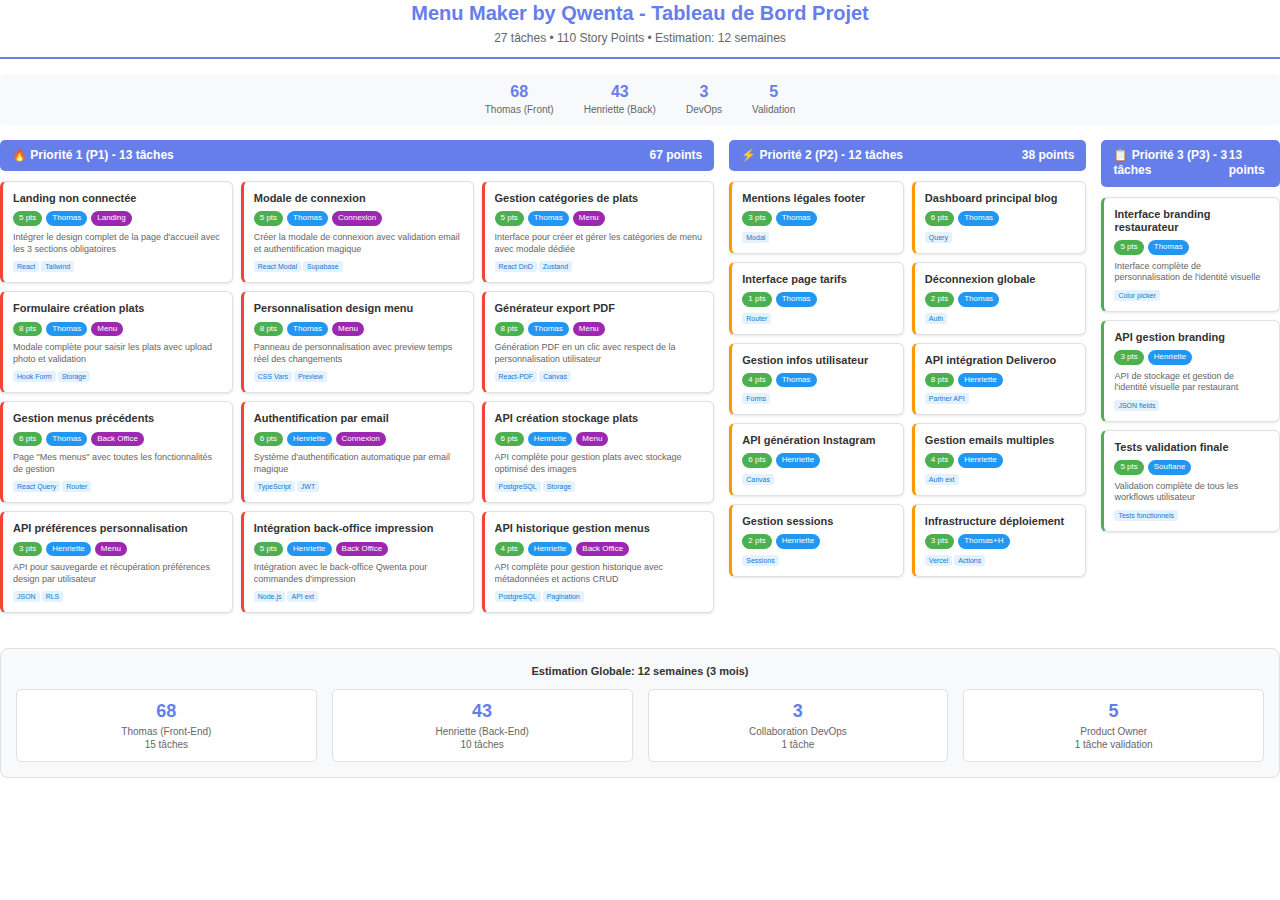
<file: export trello - paysage.html>
<!DOCTYPE html>
<html lang="fr">
<head>
    <meta charset="UTF-8">
    <meta name="viewport" content="width=device-width, initial-scale=1.0">
    <title>Qwenta Kanban - Menu Maker</title>
    <style>
        @page {
            size: A4 landscape;
            margin: 15mm;
        }

        * {
            box-sizing: border-box;
            margin: 0;
            padding: 0;
        }

        body {
            font-family: -apple-system, BlinkMacSystemFont, 'Segoe UI', Roboto, sans-serif;
            background: white;
            color: #333;
            font-size: 11px;
            line-height: 1.3;
        }

        .header {
            text-align: center;
            margin-bottom: 15px;
            border-bottom: 2px solid #667eea;
            padding-bottom: 10px;
        }

        .header h1 {
            font-size: 20px;
            margin-bottom: 5px;
            color: #667eea;
        }

        .header p {
            font-size: 12px;
            color: #666;
        }

        .project-stats {
            display: flex;
            justify-content: center;
            gap: 30px;
            margin-bottom: 15px;
            background: #f8f9fa;
            padding: 8px;
            border-radius: 5px;
        }

        .stat-item {
            text-align: center;
        }

        .stat-number {
            font-size: 16px;
            font-weight: bold;
            color: #667eea;
            display: block;
        }

        .stat-label {
            font-size: 10px;
            color: #666;
        }

        .section {
            margin-bottom: 20px;
        }

        .section-header {
            background: #667eea;
            color: white;
            padding: 8px 12px;
            border-radius: 5px;
            font-weight: bold;
            font-size: 12px;
            margin-bottom: 10px;
            display: flex;
            align-items: center;
            justify-content: space-between;
        }

        .cards-grid {
            display: grid;
            grid-template-columns: repeat(auto-fit, minmax(280px, 1fr));
            gap: 8px;
        }

        .card {
            background: white;
            border: 1px solid #e0e0e0;
            border-radius: 6px;
            padding: 10px;
            box-shadow: 0 1px 3px rgba(0,0,0,0.1);
            page-break-inside: avoid;
            border-left: 3px solid #667eea;
        }

        .card.p1 { border-left-color: #f44336; }
        .card.p2 { border-left-color: #FF9800; }
        .card.p3 { border-left-color: #4CAF50; }

        .card-title {
            font-size: 11px;
            font-weight: 600;
            margin-bottom: 6px;
            line-height: 1.2;
            color: #333;
        }

        .card-meta {
            display: flex;
            flex-wrap: wrap;
            gap: 4px;
            margin-bottom: 6px;
            font-size: 9px;
        }

        .badge {
            padding: 2px 6px;
            border-radius: 10px;
            font-weight: 500;
            font-size: 8px;
            white-space: nowrap;
        }

        .story-points {
            background: #4CAF50;
            color: white;
        }

        .assignee {
            background: #2196F3;
            color: white;
        }

        .epic {
            background: #9C27B0;
            color: white;
        }

        .priority {
            font-weight: 600;
        }

        .priority.p1 {
            background: #f44336;
            color: white;
        }

        .priority.p2 {
            background: #FF9800;
            color: white;
        }

        .priority.p3 {
            background: #4CAF50;
            color: white;
        }

        .card-description {
            font-size: 9px;
            line-height: 1.3;
            color: #666;
            margin-bottom: 6px;
            display: -webkit-box;
            -webkit-line-clamp: 2;
            -webkit-box-orient: vertical;
            overflow: hidden;
        }

        .tech-stack {
            display: flex;
            flex-wrap: wrap;
            gap: 2px;
            margin-top: 4px;
        }

        .tech-tag {
            background: #e3f2fd;
            color: #1976d2;
            padding: 1px 4px;
            border-radius: 3px;
            font-size: 7px;
        }

        .summary-section {
            background: #f8f9fa;
            border-radius: 8px;
            padding: 15px;
            margin-top: 15px;
            border: 1px solid #e0e0e0;
        }

        .summary-grid {
            display: grid;
            grid-template-columns: repeat(4, 1fr);
            gap: 15px;
            margin-top: 10px;
        }

        .summary-item {
            text-align: center;
            padding: 10px;
            background: white;
            border-radius: 5px;
            border: 1px solid #e0e0e0;
        }

        .summary-number {
            font-size: 18px;
            font-weight: bold;
            color: #667eea;
            display: block;
        }

        .summary-label {
            font-size: 10px;
            color: #666;
            margin-top: 2px;
        }

        .team-section {
            display: grid;
            grid-template-columns: 1fr 1fr;
            gap: 15px;
        }

        @media print {
            body {
                -webkit-print-color-adjust: exact;
                color-adjust: exact;
            }
            
            .header {
                margin-bottom: 10px;
            }
            
            .section {
                margin-bottom: 15px;
            }
            
            .cards-grid {
                grid-template-columns: repeat(3, 1fr);
                gap: 6px;
            }
            
            .card {
                padding: 8px;
            }
        }

        /* Layout spécifique pour optimiser l'espace */
        .priority-sections {
            display: grid;
            grid-template-columns: 2fr 1fr 0.5fr;
            gap: 15px;
        }

        .p1-section .cards-grid {
            grid-template-columns: repeat(3, 1fr);
        }

        .p2-section .cards-grid {
            grid-template-columns: repeat(2, 1fr);
        }

        .p3-section .cards-grid {
            grid-template-columns: 1fr;
        }
    </style>
</head>
<body>
    <div class="header">
        <h1>Menu Maker by Qwenta - Tableau de Bord Projet</h1>
        <p>27 tâches • 110 Story Points • Estimation: 12 semaines</p>
    </div>

    <div class="project-stats">
        <div class="stat-item">
            <span class="stat-number">68</span>
            <span class="stat-label">Thomas (Front)</span>
        </div>
        <div class="stat-item">
            <span class="stat-number">43</span>
            <span class="stat-label">Henriette (Back)</span>
        </div>
        <div class="stat-item">
            <span class="stat-number">3</span>
            <span class="stat-label">DevOps</span>
        </div>
        <div class="stat-item">
            <span class="stat-number">5</span>
            <span class="stat-label">Validation</span>
        </div>
    </div>

    <div class="priority-sections">
        <!-- Section Priorité 1 -->
        <div class="section p1-section">
            <div class="section-header">
                <span>🔥 Priorité 1 (P1) - 13 tâches</span>
                <span>67 points</span>
            </div>
            <div class="cards-grid">
                <div class="card p1">
                    <div class="card-title">Landing non connectée</div>
                    <div class="card-meta">
                        <span class="badge story-points">5 pts</span>
                        <span class="badge assignee">Thomas</span>
                        <span class="badge epic">Landing</span>
                    </div>
                    <div class="card-description">Intégrer le design complet de la page d'accueil avec les 3 sections obligatoires</div>
                    <div class="tech-stack">
                        <span class="tech-tag">React</span>
                        <span class="tech-tag">Tailwind</span>
                    </div>
                </div>

                <div class="card p1">
                    <div class="card-title">Modale de connexion</div>
                    <div class="card-meta">
                        <span class="badge story-points">5 pts</span>
                        <span class="badge assignee">Thomas</span>
                        <span class="badge epic">Connexion</span>
                    </div>
                    <div class="card-description">Créer la modale de connexion avec validation email et authentification magique</div>
                    <div class="tech-stack">
                        <span class="tech-tag">React Modal</span>
                        <span class="tech-tag">Supabase</span>
                    </div>
                </div>

                <div class="card p1">
                    <div class="card-title">Gestion catégories de plats</div>
                    <div class="card-meta">
                        <span class="badge story-points">5 pts</span>
                        <span class="badge assignee">Thomas</span>
                        <span class="badge epic">Menu</span>
                    </div>
                    <div class="card-description">Interface pour créer et gérer les catégories de menu avec modale dédiée</div>
                    <div class="tech-stack">
                        <span class="tech-tag">React DnD</span>
                        <span class="tech-tag">Zustand</span>
                    </div>
                </div>

                <div class="card p1">
                    <div class="card-title">Formulaire création plats</div>
                    <div class="card-meta">
                        <span class="badge story-points">8 pts</span>
                        <span class="badge assignee">Thomas</span>
                        <span class="badge epic">Menu</span>
                    </div>
                    <div class="card-description">Modale complète pour saisir les plats avec upload photo et validation</div>
                    <div class="tech-stack">
                        <span class="tech-tag">Hook Form</span>
                        <span class="tech-tag">Storage</span>
                    </div>
                </div>

                <div class="card p1">
                    <div class="card-title">Personnalisation design menu</div>
                    <div class="card-meta">
                        <span class="badge story-points">8 pts</span>
                        <span class="badge assignee">Thomas</span>
                        <span class="badge epic">Menu</span>
                    </div>
                    <div class="card-description">Panneau de personnalisation avec preview temps réel des changements</div>
                    <div class="tech-stack">
                        <span class="tech-tag">CSS Vars</span>
                        <span class="tech-tag">Preview</span>
                    </div>
                </div>

                <div class="card p1">
                    <div class="card-title">Générateur export PDF</div>
                    <div class="card-meta">
                        <span class="badge story-points">8 pts</span>
                        <span class="badge assignee">Thomas</span>
                        <span class="badge epic">Menu</span>
                    </div>
                    <div class="card-description">Génération PDF en un clic avec respect de la personnalisation utilisateur</div>
                    <div class="tech-stack">
                        <span class="tech-tag">React-PDF</span>
                        <span class="tech-tag">Canvas</span>
                    </div>
                </div>

                <div class="card p1">
                    <div class="card-title">Gestion menus précédents</div>
                    <div class="card-meta">
                        <span class="badge story-points">6 pts</span>
                        <span class="badge assignee">Thomas</span>
                        <span class="badge epic">Back Office</span>
                    </div>
                    <div class="card-description">Page "Mes menus" avec toutes les fonctionnalités de gestion</div>
                    <div class="tech-stack">
                        <span class="tech-tag">React Query</span>
                        <span class="tech-tag">Router</span>
                    </div>
                </div>

                <div class="card p1">
                    <div class="card-title">Authentification par email</div>
                    <div class="card-meta">
                        <span class="badge story-points">6 pts</span>
                        <span class="badge assignee">Henriette</span>
                        <span class="badge epic">Connexion</span>
                    </div>
                    <div class="card-description">Système d'authentification automatique par email magique</div>
                    <div class="tech-stack">
                        <span class="tech-tag">TypeScript</span>
                        <span class="tech-tag">JWT</span>
                    </div>
                </div>

                <div class="card p1">
                    <div class="card-title">API création stockage plats</div>
                    <div class="card-meta">
                        <span class="badge story-points">6 pts</span>
                        <span class="badge assignee">Henriette</span>
                        <span class="badge epic">Menu</span>
                    </div>
                    <div class="card-description">API complète pour gestion plats avec stockage optimisé des images</div>
                    <div class="tech-stack">
                        <span class="tech-tag">PostgreSQL</span>
                        <span class="tech-tag">Storage</span>
                    </div>
                </div>

                <div class="card p1">
                    <div class="card-title">API préférences personnalisation</div>
                    <div class="card-meta">
                        <span class="badge story-points">3 pts</span>
                        <span class="badge assignee">Henriette</span>
                        <span class="badge epic">Menu</span>
                    </div>
                    <div class="card-description">API pour sauvegarde et récupération préférences design par utilisateur</div>
                    <div class="tech-stack">
                        <span class="tech-tag">JSON</span>
                        <span class="tech-tag">RLS</span>
                    </div>
                </div>

                <div class="card p1">
                    <div class="card-title">Intégration back-office impression</div>
                    <div class="card-meta">
                        <span class="badge story-points">5 pts</span>
                        <span class="badge assignee">Henriette</span>
                        <span class="badge epic">Back Office</span>
                    </div>
                    <div class="card-description">Intégration avec le back-office Qwenta pour commandes d'impression</div>
                    <div class="tech-stack">
                        <span class="tech-tag">Node.js</span>
                        <span class="tech-tag">API ext</span>
                    </div>
                </div>

                <div class="card p1">
                    <div class="card-title">API historique gestion menus</div>
                    <div class="card-meta">
                        <span class="badge story-points">4 pts</span>
                        <span class="badge assignee">Henriette</span>
                        <span class="badge epic">Back Office</span>
                    </div>
                    <div class="card-description">API complète pour gestion historique avec métadonnées et actions CRUD</div>
                    <div class="tech-stack">
                        <span class="tech-tag">PostgreSQL</span>
                        <span class="tech-tag">Pagination</span>
                    </div>
                </div>
            </div>
        </div>

        <!-- Section Priorité 2 -->
        <div class="section p2-section">
            <div class="section-header">
                <span>⚡ Priorité 2 (P2) - 12 tâches</span>
                <span>38 points</span>
            </div>
            <div class="cards-grid">
                <div class="card p2">
                    <div class="card-title">Mentions légales footer</div>
                    <div class="card-meta">
                        <span class="badge story-points">3 pts</span>
                        <span class="badge assignee">Thomas</span>
                    </div>
                    <div class="tech-stack">
                        <span class="tech-tag">Modal</span>
                    </div>
                </div>

                <div class="card p2">
                    <div class="card-title">Dashboard principal blog</div>
                    <div class="card-meta">
                        <span class="badge story-points">6 pts</span>
                        <span class="badge assignee">Thomas</span>
                    </div>
                    <div class="tech-stack">
                        <span class="tech-tag">Query</span>
                    </div>
                </div>

                <div class="card p2">
                    <div class="card-title">Interface page tarifs</div>
                    <div class="card-meta">
                        <span class="badge story-points">1 pts</span>
                        <span class="badge assignee">Thomas</span>
                    </div>
                    <div class="tech-stack">
                        <span class="tech-tag">Router</span>
                    </div>
                </div>

                <div class="card p2">
                    <div class="card-title">Déconnexion globale</div>
                    <div class="card-meta">
                        <span class="badge story-points">2 pts</span>
                        <span class="badge assignee">Thomas</span>
                    </div>
                    <div class="tech-stack">
                        <span class="tech-tag">Auth</span>
                    </div>
                </div>

                <div class="card p2">
                    <div class="card-title">Gestion infos utilisateur</div>
                    <div class="card-meta">
                        <span class="badge story-points">4 pts</span>
                        <span class="badge assignee">Thomas</span>
                    </div>
                    <div class="tech-stack">
                        <span class="tech-tag">Forms</span>
                    </div>
                </div>

                <div class="card p2">
                    <div class="card-title">API intégration Deliveroo</div>
                    <div class="card-meta">
                        <span class="badge story-points">8 pts</span>
                        <span class="badge assignee">Henriette</span>
                    </div>
                    <div class="tech-stack">
                        <span class="tech-tag">Partner API</span>
                    </div>
                </div>

                <div class="card p2">
                    <div class="card-title">API génération Instagram</div>
                    <div class="card-meta">
                        <span class="badge story-points">6 pts</span>
                        <span class="badge assignee">Henriette</span>
                    </div>
                    <div class="tech-stack">
                        <span class="tech-tag">Canvas</span>
                    </div>
                </div>

                <div class="card p2">
                    <div class="card-title">Gestion emails multiples</div>
                    <div class="card-meta">
                        <span class="badge story-points">4 pts</span>
                        <span class="badge assignee">Henriette</span>
                    </div>
                    <div class="tech-stack">
                        <span class="tech-tag">Auth ext</span>
                    </div>
                </div>

                <div class="card p2">
                    <div class="card-title">Gestion sessions</div>
                    <div class="card-meta">
                        <span class="badge story-points">2 pts</span>
                        <span class="badge assignee">Henriette</span>
                    </div>
                    <div class="tech-stack">
                        <span class="tech-tag">Sessions</span>
                    </div>
                </div>

                <div class="card p2">
                    <div class="card-title">Infrastructure déploiement</div>
                    <div class="card-meta">
                        <span class="badge story-points">3 pts</span>
                        <span class="badge assignee">Thomas+H</span>
                    </div>
                    <div class="tech-stack">
                        <span class="tech-tag">Vercel</span>
                        <span class="tech-tag">Actions</span>
                    </div>
                </div>
            </div>
        </div>

        <!-- Section Priorité 3 -->
        <div class="section p3-section">
            <div class="section-header">
                <span>📋 Priorité 3 (P3) - 3 tâches</span>
                <span>13 points</span>
            </div>
            <div class="cards-grid">
                <div class="card p3">
                    <div class="card-title">Interface branding restaurateur</div>
                    <div class="card-meta">
                        <span class="badge story-points">5 pts</span>
                        <span class="badge assignee">Thomas</span>
                    </div>
                    <div class="card-description">Interface complète de personnalisation de l'identité visuelle</div>
                    <div class="tech-stack">
                        <span class="tech-tag">Color picker</span>
                    </div>
                </div>

                <div class="card p3">
                    <div class="card-title">API gestion branding</div>
                    <div class="card-meta">
                        <span class="badge story-points">3 pts</span>
                        <span class="badge assignee">Henriette</span>
                    </div>
                    <div class="card-description">API de stockage et gestion de l'identité visuelle par restaurant</div>
                    <div class="tech-stack">
                        <span class="tech-tag">JSON fields</span>
                    </div>
                </div>

                <div class="card p3">
                    <div class="card-title">Tests validation finale</div>
                    <div class="card-meta">
                        <span class="badge story-points">5 pts</span>
                        <span class="badge assignee">Soufiane</span>
                    </div>
                    <div class="card-description">Validation complète de tous les workflows utilisateur</div>
                    <div class="tech-stack">
                        <span class="tech-tag">Tests fonctionnels</span>
                    </div>
                </div>
            </div>
        </div>
    </div>

    <div class="summary-section">
        <div style="text-align: center; font-weight: bold; margin-bottom: 10px;">Estimation Globale: 12 semaines (3 mois)</div>
        <div class="summary-grid">
            <div class="summary-item">
                <span class="summary-number">68</span>
                <div class="summary-label">Thomas (Front-End)<br>15 tâches</div>
            </div>
            <div class="summary-item">
                <span class="summary-number">43</span>
                <div class="summary-label">Henriette (Back-End)<br>10 tâches</div>
            </div>
            <div class="summary-item">
                <span class="summary-number">3</span>
                <div class="summary-label">Collaboration DevOps<br>1 tâche</div>
            </div>
            <div class="summary-item">
                <span class="summary-number">5</span>
                <div class="summary-label">Product Owner<br>1 tâche validation</div>
            </div>
        </div>
    </div>
</body>
</html>
</file>
<file: styles.css>
/* Reset et base */
* {
    box-sizing: border-box;
    margin: 0;
    padding: 0;
}

body {
    font-family: -apple-system, BlinkMacSystemFont, 'Segoe UI', Roboto, sans-serif;
    background: linear-gradient(135deg, #667eea 0%, #764ba2 100%);
    min-height: 100vh;
    color: #333;
    line-height: 1.6;
}

/* Container principal */
.container {
    max-width: 1200px;
    margin: 0 auto;
    padding: 20px;
}

/* Navigation */
.nav {
    background: rgba(255,255,255,0.95);
    backdrop-filter: blur(10px);
    border-radius: 15px;
    padding: 15px 30px;
    margin-bottom: 30px;
    box-shadow: 0 8px 32px rgba(0,0,0,0.1);
}

.nav-brand {
    font-size: 1.5rem;
    font-weight: bold;
    color: #667eea;
    margin-bottom: 15px;
}

.nav-links {
    display: flex;
    gap: 20px;
    flex-wrap: wrap;
    align-items: center;
}

.nav-link {
    background: #667eea;
    color: white;
    padding: 8px 16px;
    border-radius: 20px;
    text-decoration: none;
    transition: all 0.3s ease;
    cursor: pointer;
    border: none;
    font-size: 14px;
}

.nav-link:hover,
.nav-link.active {
    background: #5a6fd8;
    transform: translateY(-2px);
}

/* Sections */
.section {
    display: none;
    background: rgba(255,255,255,0.95);
    backdrop-filter: blur(10px);
    border-radius: 15px;
    padding: 30px;
    box-shadow: 0 8px 32px rgba(0,0,0,0.1);
    margin-bottom: 20px;
}

.section.active {
    display: block;
}

.section h2 {
    color: #667eea;
    margin-bottom: 25px;
    font-size: 2rem;
    border-bottom: 3px solid #667eea;
    padding-bottom: 10px;
}

.section h3 {
    color: #333;
    margin: 25px 0 15px;
    font-size: 1.3rem;
}

.section p {
    margin-bottom: 15px;
    color: #555;
}

.section ul {
    margin: 15px 0 15px 30px;
    color: #555;
}

.section li {
    margin-bottom: 8px;
}

/* Page d'accueil */
.home-hero {
    text-align: center;
    padding: 60px 20px;
}

.home-hero h1 {
    font-size: 3rem;
    margin-bottom: 20px;
    color: #667eea;
    text-shadow: 0 2px 4px rgba(0,0,0,0.1);
}

.home-hero p {
    font-size: 1.2rem;
    color: #666;
    margin-bottom: 40px;
}

.menu-grid {
    display: grid;
    grid-template-columns: repeat(auto-fit, minmax(300px, 1fr));
    gap: 30px;
    margin-top: 50px;
}

.menu-card {
    background: white;
    border-radius: 15px;
    padding: 30px;
    text-align: center;
    box-shadow: 0 10px 30px rgba(0,0,0,0.1);
    transition: all 0.3s ease;
    border: 2px solid transparent;
    cursor: pointer;
}

.menu-card:hover {
    transform: translateY(-5px);
    border-color: #667eea;
    box-shadow: 0 20px 40px rgba(102, 126, 234, 0.2);
}

.menu-icon {
    font-size: 3rem;
    margin-bottom: 20px;
    display: block;
}

.menu-card h3 {
    font-size: 1.4rem;
    margin-bottom: 15px;
    color: #333;
}

.menu-card p {
    color: #666;
    font-size: 0.95rem;
    margin-bottom: 20px;
}

.menu-badge {
    display: inline-block;
    background: #667eea;
    color: white;
    padding: 5px 12px;
    border-radius: 15px;
    font-size: 0.8rem;
    font-weight: 500;
}

.executive-summary {
    margin-top: 50px;
    padding: 30px;
    background: rgba(255,255,255,0.8);
    border-radius: 15px;
}

/* Kanban complet */
.project-stats-kanban {
    background: rgba(102, 126, 234, 0.1);
    backdrop-filter: blur(10px);
    border-radius: 15px;
    padding: 20px;
    margin-bottom: 30px;
    display: grid;
    grid-template-columns: repeat(auto-fit, minmax(200px, 1fr));
    gap: 20px;
}

.stat-item-kanban {
    text-align: center;
    padding: 15px;
    background: rgba(255,255,255,0.8);
    border-radius: 10px;
    border: 2px solid rgba(102, 126, 234, 0.2);
}

.stat-number-kanban {
    font-size: 2rem;
    font-weight: bold;
    display: block;
    color: #667eea;
}

.filter-controls {
    background: rgba(255,255,255,0.9);
    backdrop-filter: blur(10px);
    border-radius: 15px;
    padding: 20px;
    margin-bottom: 20px;
    display: flex;
    flex-wrap: wrap;
    gap: 15px;
    align-items: center;
}

.filter-btn {
    padding: 8px 16px;
    border: 2px solid #667eea;
    background: white;
    color: #667eea;
    border-radius: 20px;
    cursor: pointer;
    transition: all 0.3s ease;
    font-size: 0.9rem;
}

.filter-btn:hover,
.filter-btn.active {
    background: #667eea;
    color: white;
    transform: translateY(-1px);
}

.kanban-board-full {
    max-width: 100%;
    margin: 0 auto;
}

.column-kanban {
    background: rgba(255,255,255,0.95);
    backdrop-filter: blur(10px);
    border-radius: 15px;
    padding: 20px;
    box-shadow: 0 8px 32px rgba(0,0,0,0.1);
}

.column-header {
    display: flex;
    align-items: center;
    justify-content: space-between;
    margin-bottom: 20px;
    padding-bottom: 15px;
    border-bottom: 2px solid #f0f0f0;
}

.column-title {
    font-size: 1.3rem;
    font-weight: 600;
    display: flex;
    align-items: center;
    gap: 10px;
}

.column-count {
    background: #667eea;
    color: white;
    border-radius: 50%;
    width: 30px;
    height: 30px;
    display: flex;
    align-items: center;
    justify-content: center;
    font-size: 0.9rem;
    font-weight: bold;
}

.card-kanban {
    background: white;
    border-radius: 10px;
    padding: 20px;
    margin-bottom: 15px;
    box-shadow: 0 4px 15px rgba(0,0,0,0.08);
    border-left: 4px solid #667eea;
    transition: all 0.3s ease;
}

.card-kanban:hover {
    transform: translateY(-2px);
    box-shadow: 0 8px 25px rgba(0,0,0,0.15);
}

.card-title-kanban {
    font-size: 1.1rem;
    font-weight: 600;
    margin-bottom: 12px;
    color: #333;
    line-height: 1.3;
}

.card-meta {
    display: flex;
    align-items: center;
    gap: 10px;
    margin-bottom: 15px;
    font-size: 0.85rem;
    color: #666;
    flex-wrap: wrap;
}

.story-points {
    background: #4CAF50;
    color: white;
    padding: 4px 8px;
    border-radius: 12px;
    font-weight: 600;
    font-size: 0.75rem;
}

.assignee {
    background: #2196F3;
    color: white;
    padding: 4px 8px;
    border-radius: 12px;
    font-size: 0.75rem;
}

.epic {
    background: #FF9800;
    color: white;
    padding: 4px 8px;
    border-radius: 12px;
    font-size: 0.75rem;
}

.priority {
    padding: 4px 8px;
    border-radius: 12px;
    font-weight: 600;
    font-size: 0.75rem;
}

.priority.p1 {
    background: #f44336;
    color: white;
}

.priority.p2 {
    background: #FF9800;
    color: white;
}

.priority.p3 {
    background: #4CAF50;
    color: white;
}

.card-description {
    font-size: 0.9rem;
    line-height: 1.5;
    color: #666;
    margin-bottom: 15px;
    max-height: 100px;
    overflow: hidden;
    position: relative;
}

.card-description.expanded {
    max-height: none;
}

.expand-btn {
    background: none;
    border: none;
    color: #667eea;
    cursor: pointer;
    font-size: 0.85rem;
    padding: 5px 0;
}

.expand-btn:hover {
    text-decoration: underline;
}

.tech-stack {
    display: flex;
    flex-wrap: wrap;
    gap: 5px;
    margin-top: 10px;
}

.tech-tag {
    background: #e3f2fd;
    color: #1976d2;
    padding: 3px 8px;
    border-radius: 8px;
    font-size: 0.75rem;
}

.summary-section {
    background: rgba(255,255,255,0.95);
    backdrop-filter: blur(10px);
    border-radius: 15px;
    padding: 25px;
    margin: 30px 0;
    box-shadow: 0 8px 32px rgba(0,0,0,0.1);
}

.summary-grid {
    display: grid;
    grid-template-columns: repeat(auto-fit, minmax(200px, 1fr));
    gap: 20px;
    margin-top: 20px;
}

.summary-item {
    text-align: center;
    padding: 15px;
    background: #f8f9fa;
    border-radius: 10px;
}

.estimation-global {
    margin-top: 25px;
    text-align: center;
    padding: 20px;
    background: #e8f5e8;
    border-radius: 10px;
}

.estimation-global h4 {
    color: #333;
    margin-bottom: 10px;
}

.estimation-global p {
    margin-bottom: 0;
    font-size: 1rem;
}

.hidden {
    display: none;
}

/* Responsive Kanban */
@media (max-width: 768px) {
    .project-stats-kanban {
        grid-template-columns: 1fr;
    }
    
    .filter-controls {
        flex-direction: column;
        align-items: flex-start;
    }
    
    .card-meta {
        gap: 8px;
    }
    
    .tech-stack {
        gap: 3px;
    }
    
    .tech-tag {
        font-size: 0.7rem;
        padding: 2px 6px;
    }
}

/* Spécifications techniques */
.spec-section {
    background: #f8f9fa;
    border-left: 4px solid #667eea;
    padding: 20px;
    margin: 20px 0;
    border-radius: 5px;
}

.doc-metadata {
    font-style: italic;
    color: #666;
    margin-bottom: 30px;
    padding: 15px;
    background: #f8f9fa;
    border-radius: 5px;
}

.tech-requirements-table {
    margin: 20px 0;
    overflow-x: auto;
}

.tech-table {
    width: 100%;
    border-collapse: collapse;
    margin: 20px 0;
    font-size: 14px;
}

.tech-table th,
.tech-table td {
    border: 1px solid #ddd;
    padding: 12px;
    text-align: left;
    vertical-align: top;
}

.tech-table th {
    background: #667eea;
    color: white;
    font-weight: bold;
}

.tech-table tr:nth-child(even) {
    background: #f9f9f9;
}

.tech-table tr:hover {
    background: #f5f5f5;
}

.tech-table td:nth-child(1) {
    width: 15%;
    font-weight: 500;
}

.tech-table td:nth-child(2) {
    width: 20%;
}

.tech-table td:nth-child(3) {
    width: 15%;
    font-weight: 500;
    color: #667eea;
}

.tech-table td:nth-child(4) {
    width: 25%;
}

.tech-table td:nth-child(5) {
    width: 25%;
}

.code-block {
    background: #f4f4f4;
    padding: 15px;
    border-radius: 5px;
    overflow-x: auto;
}

/* Veille technologique - Wakelet */
.wakelet-header {
    text-align: center;
    margin-bottom: 40px;
}

.wakelet-hero-image {
    max-width: 100%;
    height: auto;
    border-radius: 15px;
    margin-bottom: 20px;
    box-shadow: 0 8px 32px rgba(0,0,0,0.1);
}

.wakelet-subtitle {
    font-size: 1.1rem;
    color: #666;
    font-style: italic;
    margin: 20px 0;
}

.why-veille-grid {
    display: grid;
    grid-template-columns: repeat(auto-fit, minmax(300px, 1fr));
    gap: 25px;
    margin: 30px 0;
}

.why-card {
    background: white;
    border-radius: 10px;
    padding: 25px;
    box-shadow: 0 4px 20px rgba(0,0,0,0.1);
    border-left: 5px solid #7dd3c0;
    transition: transform 0.3s ease;
}

.why-card:hover {
    transform: translateY(-3px);
}

.why-number {
    background: #7dd3c0;
    color: white;
    width: 30px;
    height: 30px;
    border-radius: 50%;
    display: flex;
    align-items: center;
    justify-content: center;
    font-weight: bold;
    margin-bottom: 15px;
}

.why-card h4 {
    color: #333;
    margin-bottom: 12px;
    font-size: 1.1rem;
}

.why-card p {
    color: #555;
    line-height: 1.6;
}

.wakelet-choice-section {
    background: #f8f9fa;
    padding: 30px;
    border-radius: 15px;
    margin: 30px 0;
    border-left: 4px solid #7dd3c0;
}

.wakelet-logo-section {
    display: flex;
    align-items: center;
    gap: 15px;
    margin-bottom: 25px;
}

.wakelet-logo {
    width: 60px;
    height: 60px;
    border-radius: 50%;
}

.wakelet-logo-section h4 {
    font-size: 1.5rem;
    color: #333;
}

.wakelet-advantages {
    margin: 20px 0;
}

.advantage-item {
    background: white;
    padding: 20px;
    margin: 15px 0;
    border-radius: 8px;
    border-left: 3px solid #7dd3c0;
    box-shadow: 0 2px 10px rgba(0,0,0,0.05);
}

.wakelet-links {
    margin-top: 25px;
}

.wakelet-link-item {
    background: white;
    padding: 15px;
    margin: 10px 0;
    border-radius: 8px;
    border: 1px solid #ddd;
}

.wakelet-link-item a {
    color: #7dd3c0;
    text-decoration: none;
    font-weight: 500;
}

.wakelet-link-item a:hover {
    text-decoration: underline;
}

.resources-section {
    margin: 30px 0;
}

.resource-subsection {
    margin: 20px 0;
    padding: 20px;
    background: #f8f9fa;
    border-radius: 10px;
}

.resource-subsection h5 {
    color: #667eea;
    margin: 15px 0 10px;
    font-size: 1.1rem;
}

.resource-image {
    max-width: 100%;
    height: auto;
    border-radius: 8px;
    margin: 15px 0;
    box-shadow: 0 4px 15px rgba(0,0,0,0.1);
}

.rss-section {
    background: #f8f9fa;
    padding: 25px;
    border-radius: 15px;
    margin: 30px 0;
    border-left: 4px solid #7dd3c0;
}

.rss-summary {
    display: grid;
    gap: 20px;
}

.rss-item {
    background: white;
    padding: 20px;
    border-radius: 8px;
    box-shadow: 0 2px 10px rgba(0,0,0,0.05);
}

.rss-item strong {
    color: #333;
    display: block;
    margin-bottom: 10px;
}

.rss-item ul {
    margin-left: 20px;
    margin-top: 10px;
}

.rss-item li {
    margin: 5px 0;
    color: #555;
}

.utilisation-section {
    margin: 30px 0;
}

.utilisation-schema {
    max-width: 100%;
    height: auto;
    margin: 20px 0;
    border-radius: 10px;
    box-shadow: 0 6px 25px rgba(0,0,0,0.1);
}

.enterprise-usage {
    background: #f8f9fa;
    padding: 25px;
    border-radius: 15px;
    margin: 20px 0;
}

.usage-item {
    display: flex;
    gap: 15px;
    margin: 20px 0;
    padding: 20px;
    background: white;
    border-radius: 8px;
    box-shadow: 0 2px 10px rgba(0,0,0,0.05);
}

.usage-number {
    background: #7dd3c0;
    color: white;
    width: 25px;
    height: 25px;
    border-radius: 50%;
    display: flex;
    align-items: center;
    justify-content: center;
    font-weight: bold;
    font-size: 0.9rem;
    flex-shrink: 0;
}

.usage-content {
    flex: 1;
}

.usage-content strong {
    color: #333;
    display: block;
    margin-bottom: 8px;
}

.annexes-section {
    display: grid;
    gap: 25px;
    margin: 30px 0;
}

.annexe-item {
    display: flex;
    gap: 20px;
    background: white;
    padding: 20px;
    border-radius: 12px;
    box-shadow: 0 4px 20px rgba(0,0,0,0.08);
    border: 1px solid #eee;
    transition: transform 0.3s ease, box-shadow 0.3s ease;
}

.annexe-link {
    text-decoration: none;
    color: inherit;
}

.annexe-item:hover {
    transform: translateY(-2px);
    box-shadow: 0 6px 30px rgba(0,0,0,0.12);
}

.annexe-link:hover .annexe-content h5 {
    color: #7dd3c0;
}

.click-indicator {
    margin-top: 8px;
    padding: 5px 10px;
    background: #7dd3c0;
    color: white;
    border-radius: 15px;
    font-size: 0.85rem;
    display: inline-block;
    transition: background 0.3s ease;
}

.annexe-link:hover .click-indicator {
    background: #667eea;
}

.pdf-preview {
    width: 120px;
    height: 85px;
    object-fit: cover;
    border-radius: 8px;
    border: 1px solid #ddd;
}

.annexe-content {
    flex: 1;
}

.annexe-header {
    display: flex;
    align-items: center;
    gap: 8px;
    margin-bottom: 10px;
}

.docs-icon {
    width: 20px;
    height: 20px;
}

.docs-label {
    color: #666;
    font-size: 0.9rem;
}

.annexe-content h5 {
    color: #333;
    font-size: 1.1rem;
    margin: 8px 0;
}

.annexe-content p {
    color: #666;
    font-size: 0.95rem;
    line-height: 1.4;
}

/* Présentation */
.presentation-subtitle {
    text-align: center;
    font-style: italic;
    margin-bottom: 30px;
}

.slides-container {
    display: grid;
    gap: 25px;
}

.slide {
    border: 2px solid #667eea;
    border-radius: 10px;
    padding: 20px;
}

.slide h3 {
    margin-bottom: 10px;
    color: #667eea;
}

.slide-content {
    background: #f8f9fa;
    padding: 15px;
    border-radius: 5px;
    margin-top: 10px;
}

.priorities-grid {
    display: grid;
    grid-template-columns: repeat(3, 1fr);
    gap: 15px;
}

.priority-card {
    padding: 10px;
    border-radius: 5px;
    text-align: center;
}

.priority-card.p1 {
    background: #ffebee;
}

.priority-card.p2 {
    background: #fff3e0;
}

.priority-card.p3 {
    background: #e8f5e8;
}

.tech-grid {
    display: grid;
    grid-template-columns: 1fr 1fr;
    gap: 20px;
}

.next-steps-objective {
    margin-top: 15px;
    padding: 10px;
    background: #e8f5e8;
    border-radius: 5px;
}

.questions-section {
    background: #667eea;
    color: white;
    padding: 20px;
    border-radius: 15px;
    margin-top: 30px;
    text-align: center;
}

.questions-section h3 {
    color: white;
    margin-bottom: 10px;
}

.questions-section p {
    margin-bottom: 5px;
    color: rgba(255,255,255,0.9);
}

/* Responsive */
@media (max-width: 768px) {
    .nav-links {
        flex-direction: column;
        gap: 10px;
    }
    
    .home-hero h1 {
        font-size: 2rem;
    }
    
    .menu-grid {
        grid-template-columns: 1fr;
    }
    
    .kanban-board {
        grid-template-columns: 1fr;
    }
    
    .priorities-grid {
        grid-template-columns: 1fr;
    }
    
    .tech-grid {
        grid-template-columns: 1fr;
    }
    
    .stats-overview {
        flex-direction: column;
        gap: 15px;
    }
}

/* Mode impression */
@media print {
    body {
        background: white;
    }
    
    .nav,
    .menu-grid {
        display: none;
    }
    
    .section {
        background: white;
        box-shadow: none;
        border-radius: 0;
        display: block;
        page-break-after: always;
    }
}
</file>
